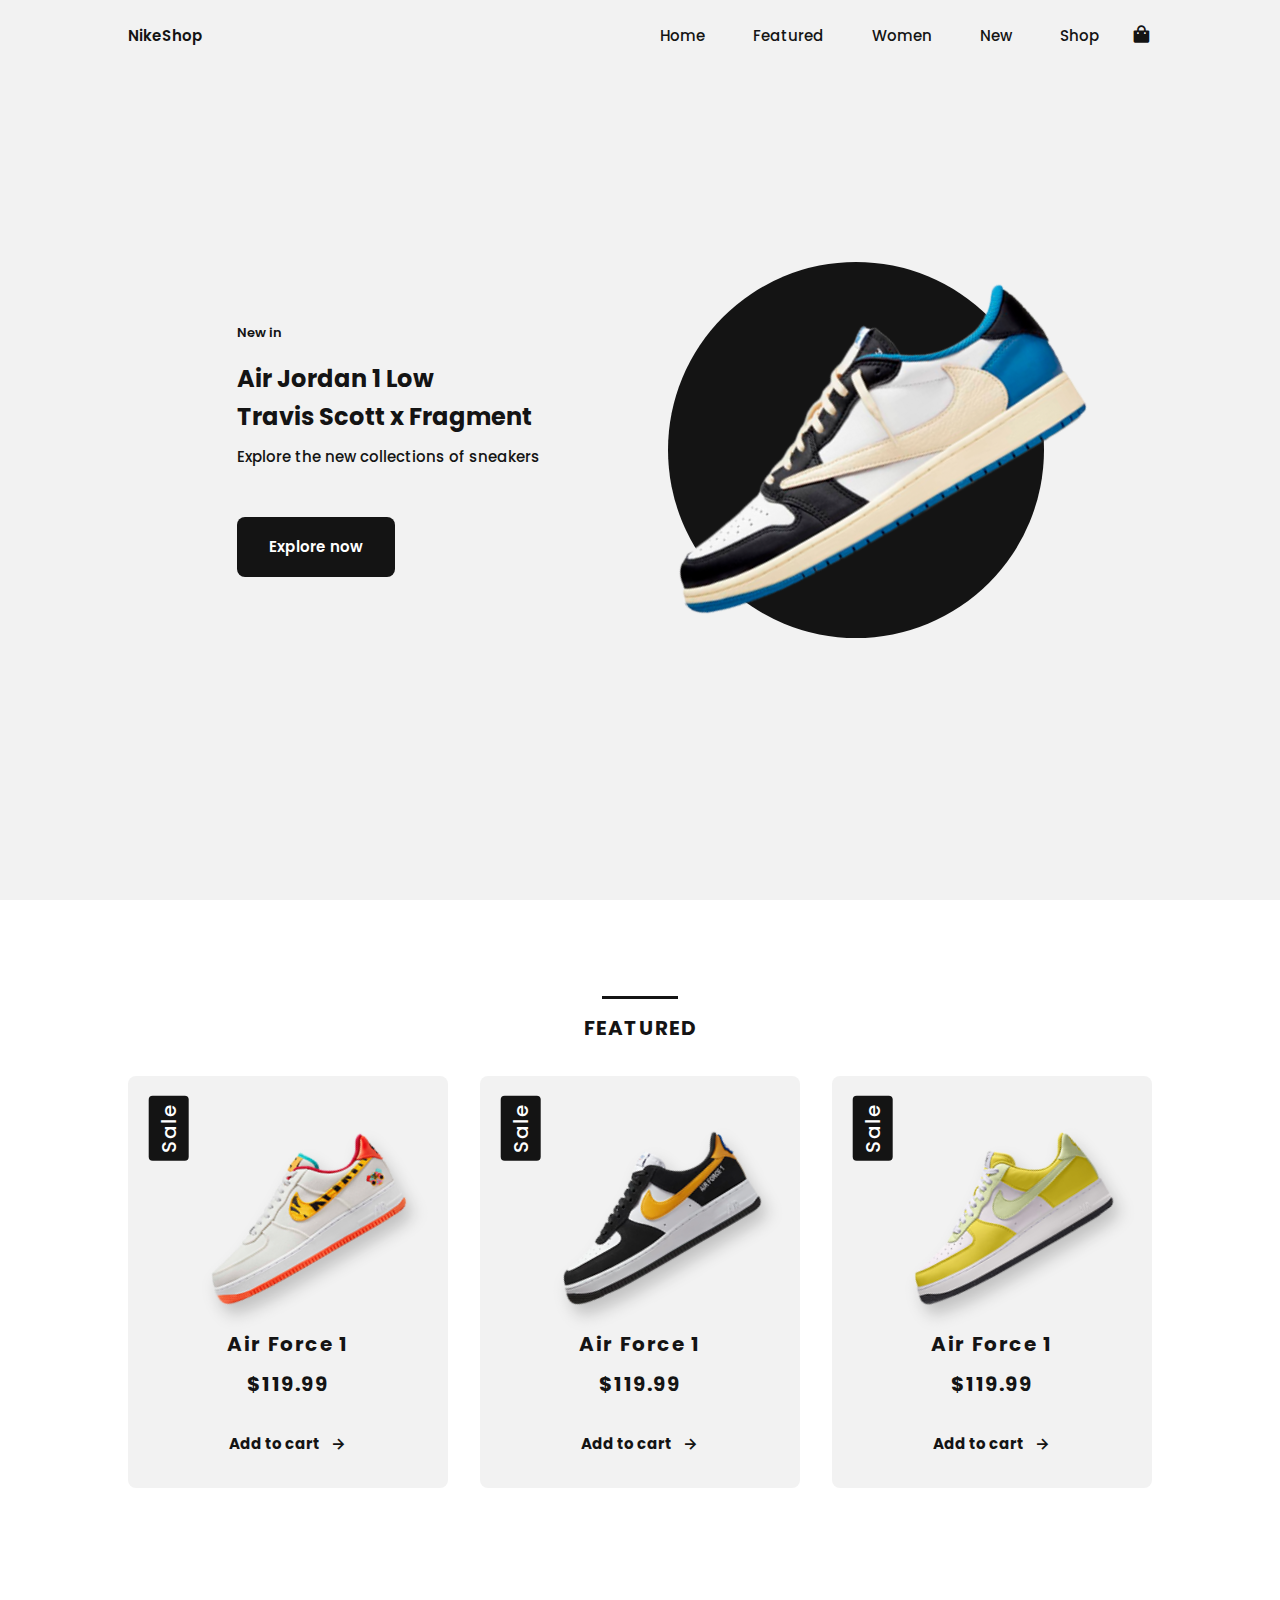
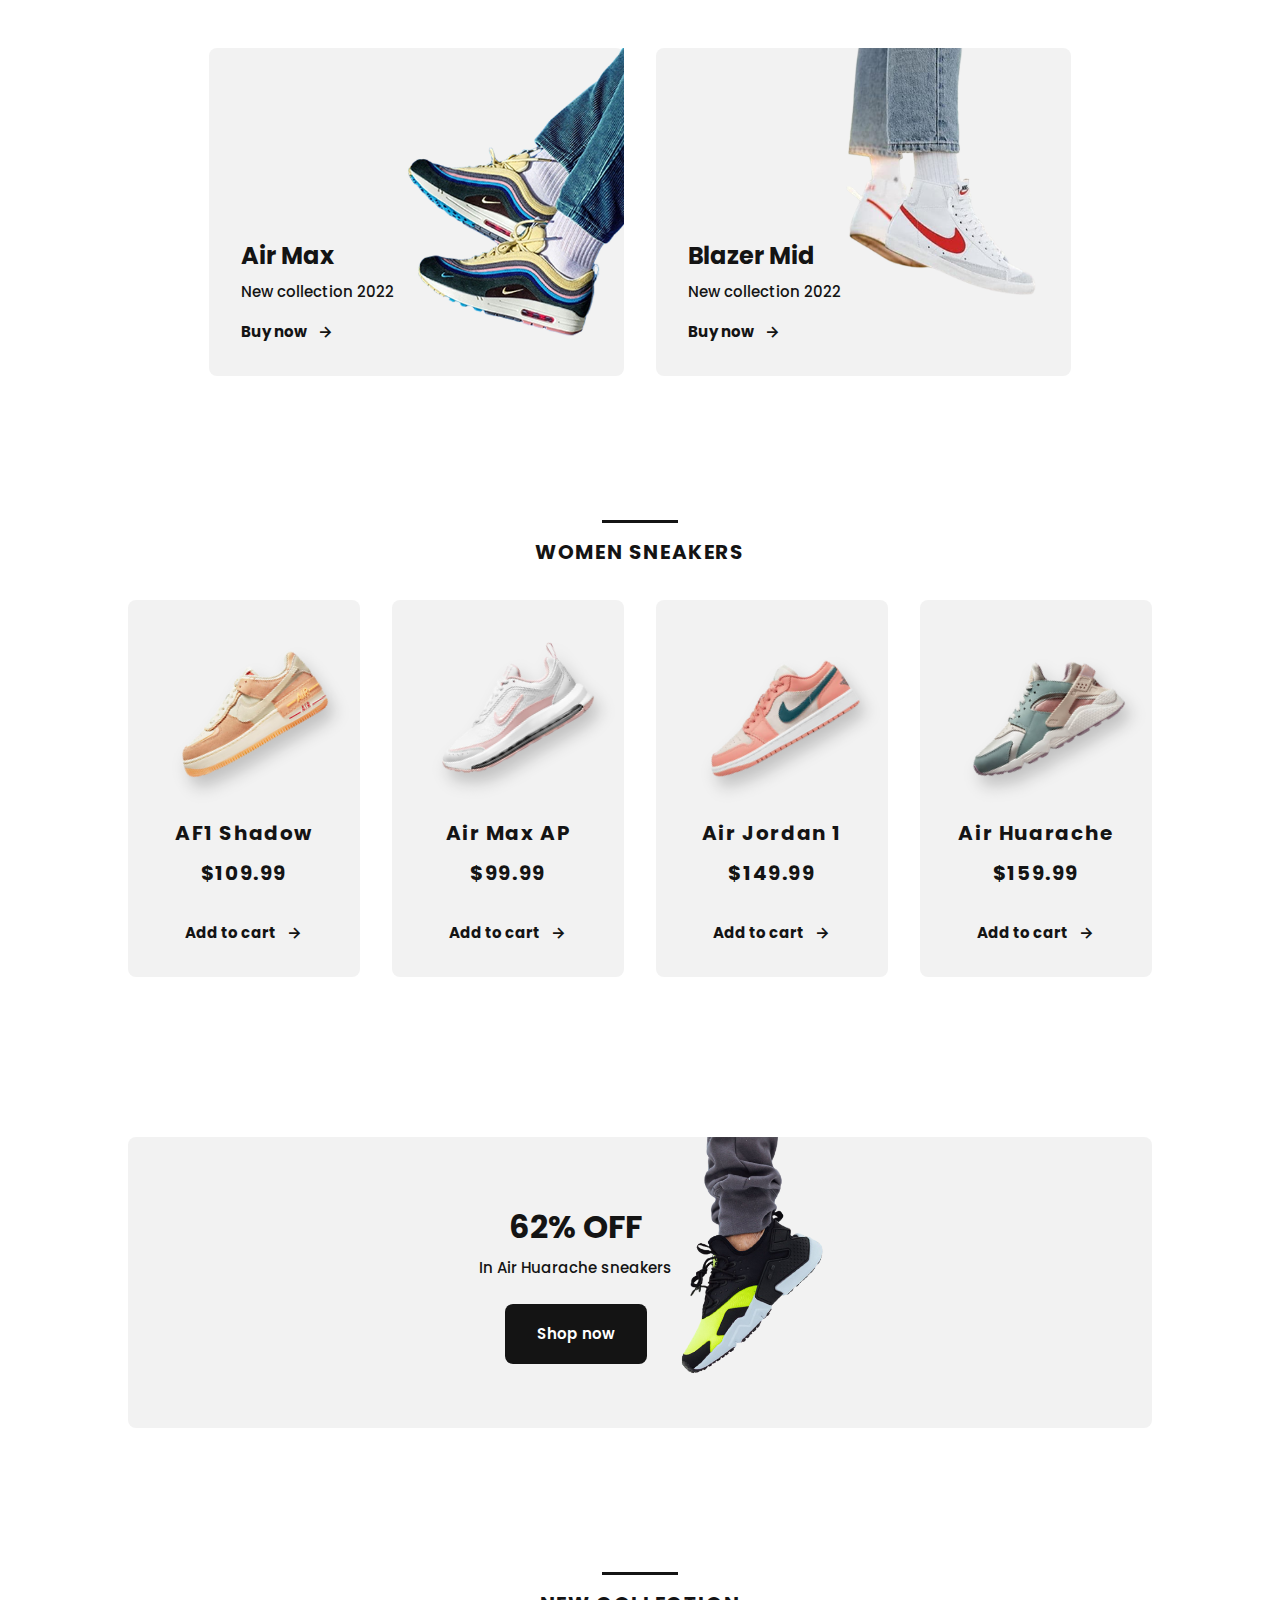
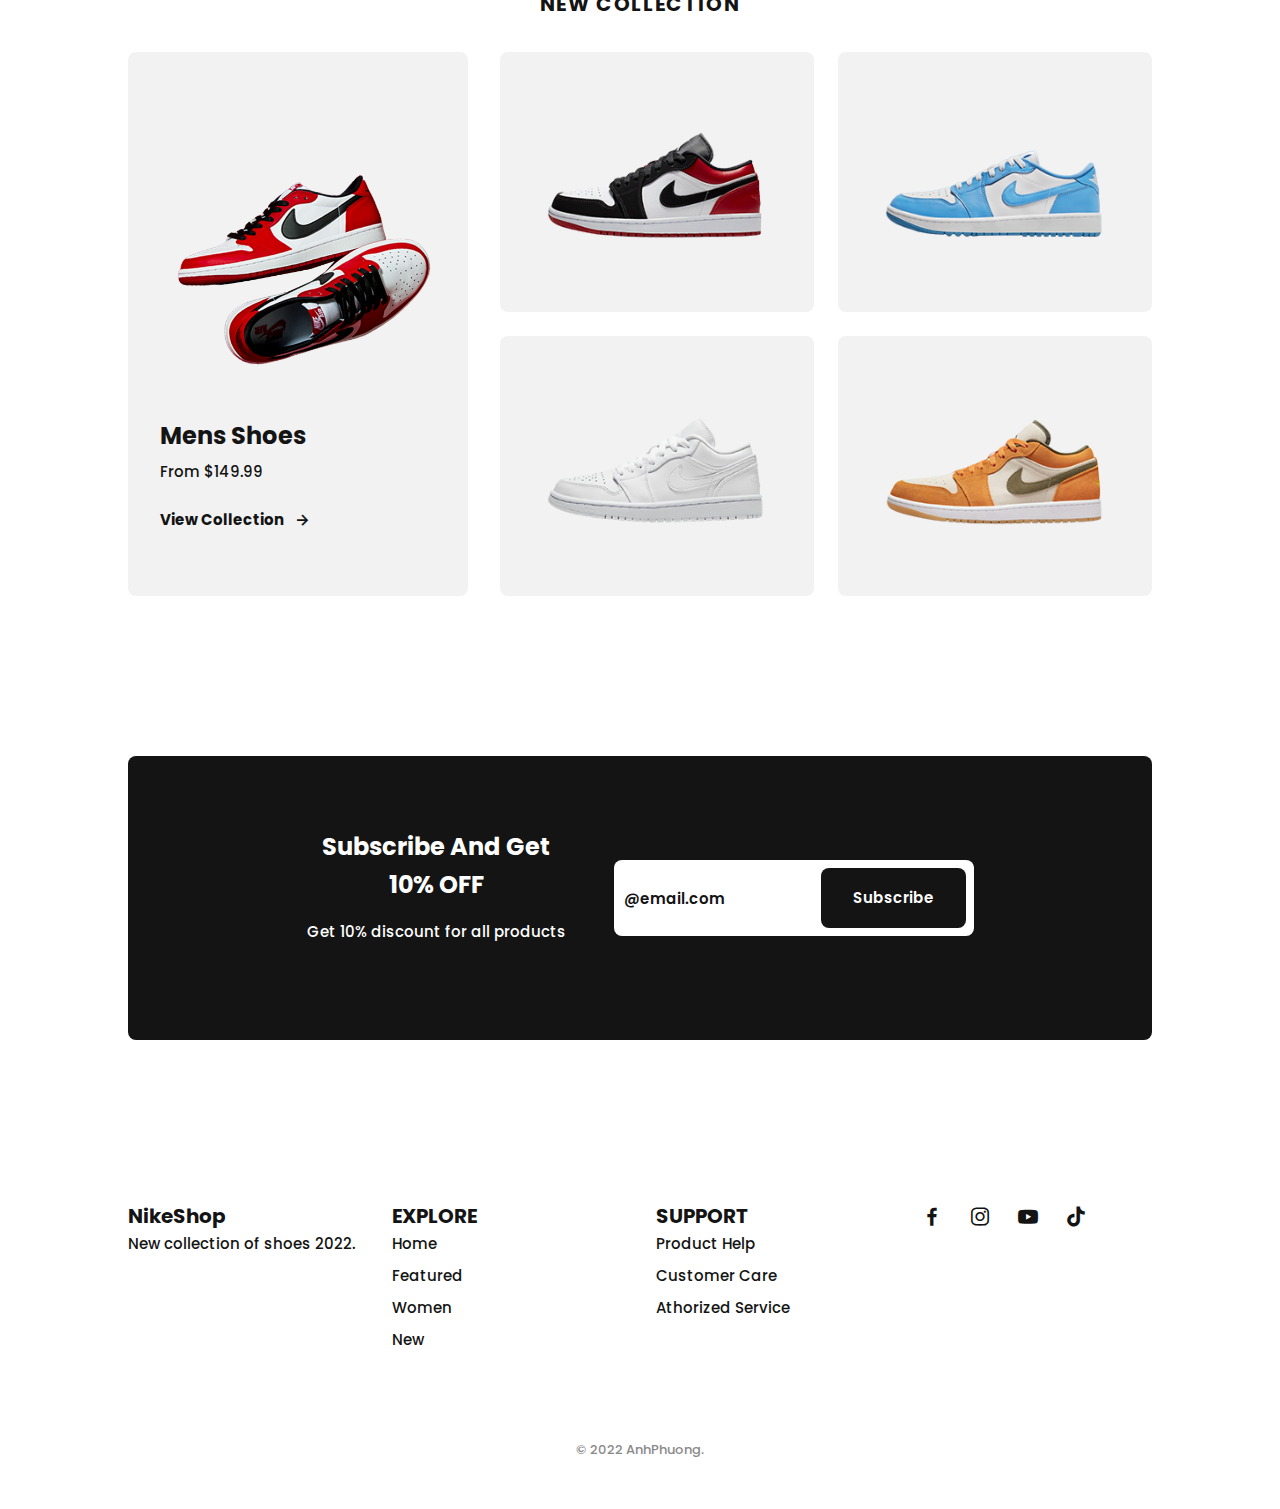
<file: index.html>
<!DOCTYPE html>
<html lang="en">
    <head>
        <meta charset="UTF-8">
        <meta name="viewport" content="width=device-width, initial-scale=1.0">
        <link rel="icon" href="assets/img/icon.png" type="image/x-icon"/>
        <!-- ===== CSS ===== -->
        <link rel="stylesheet" href="assets/css/styles.css">

        <!-- ===== BOX ICONS ===== -->
    
        <link href='https://unpkg.com/boxicons@2.1.1/css/boxicons.min.css' rel='stylesheet'>

        <title>Ecommerce Website Sneakers</title>
    </head>   
    <body>

        <!--===== HEADER =====-->
        <header class="l-header" id="header">
            <nav class="nav bd-grid">
                <div class="nav__toggle" id="nav-toggle">
                    <i class='bx bxs-grid'></i>
                </div>

                <a href="#" class="nav__logo">NikeShop</a>

                <div class="nav__menu" id="nav-menu">
                    <ul class="nav__list">
                        <li class="nav__item"><a href="#home" class="nav__link">Home</a></li>
                        <li class="nav__item"><a href="#featured" class="nav__link">Featured</a></li>
                        <li class="nav__item"><a href="#women" class="nav__link">Women</a></li>
                        <li class="nav__item"><a href="#new" class="nav__link">New</a></li>
                        <li class="nav__item"><a href="./shop.html" class="nav__link">Shop</a></li>
                    </ul>
                </div>

                <div class="nav__shop">
                    <i class='bx bxs-shopping-bag'></i>
                </div>
            </nav>
        </header>

        <main class="l-main">
            <!--===== HOME =====-->
            <section class="home" id="home">
                <div class="home__container bd-grid">
                    <div class="home__sneaker">
                        <div class="home__shape"></div>
                        <img src="assets/img/img-home.png" alt="" class="home__img">
                    </div>

                    <div class="home__data">
                        <span class="home__new">New in</span>
                        <h1 class="home__title">Air Jordan 1 Low <br> Travis Scott x Fragment</h1>
                        <p class="home__des">Explore the new collections of sneakers</p>
                        <a href="#" class="button">Explore now</a>
                    </div> 
                </div>
            </section>

            <!--===== FEATURED =====-->
            <section class="featured section" id="featured">
                <h2 class="section-title">FEATURED</h2>
                
                <div class="featured__container bd-grid">
                    <article class="sneaker">
                        <div class="sneaker__sale">Sale</div>
                        <img src="assets/img/featured-1.png" alt="" class="sneaker__img">
                        <span class="sneaker__name">Air Force 1</span>
                        <span class="sneaker__price">$119.99</span>
                        <a href="#" class="button-light">Add to cart <i class='bx bx-right-arrow-alt button-icon'></i></a>
                    </article>

                    <article class="sneaker">
                        <div class="sneaker__sale">Sale</div>
                        <img src="assets/img/featured-2.png" alt="" class="sneaker__img">
                        <span class="sneaker__name">Air Force 1</span>
                        <span class="sneaker__price">$119.99</span>
                        <a href="#" class="button-light">Add to cart <i class='bx bx-right-arrow-alt button-icon'></i></a>
                    </article>

                    <article class="sneaker">
                        <div class="sneaker__sale">Sale</div>
                        <img src="assets/img/featured-3.png" alt="" class="sneaker__img">
                        <span class="sneaker__name">Air Force 1</span>
                        <span class="sneaker__price">$119.99</span>
                        <a href="#" class="button-light">Add to cart <i class='bx bx-right-arrow-alt button-icon'></i></a>
                    </article>
                </div>
            </section>

            <!--===== COLLECTION =====-->
            <section class="collection section">
                <div class="collection__container bd-grid">
                    <div class="collection__card">
                        <div class="collection__data">
                            <h3 class="collection__name">Air Max</h3>
                            <p class="collection__des">New collection 2022</p>
                            <a href="#" class="button-light">Buy now <i class='bx bx-right-arrow-alt button-icon'></i></a>
                            <img src="assets/img/collection-1.png" alt="" class="collection__img">
                        </div>
                    </div>

                    <div class="collection__card">
                        <div class="collection__data">
                            <h3 class="collection__name">Blazer Mid</h3>
                            <p class="collection__des">New collection 2022</p>
                            <a href="#" class="button-light">Buy now <i class='bx bx-right-arrow-alt button-icon'></i></a>
                            <img src="assets/img/collection-2.png" alt="" class="collection__img">
                        </div>
                    </div>
                </div>
            </section>            

            <!--===== WOMEN SNEAKERS =====-->
            
            <section class="women section" id="women">
                <h2 class="section-title">WOMEN SNEAKERS</h2>

                <div class="women__container bd-grid">
                    <article class="sneaker">
                        <img src="assets/img/women-1.png" alt="" class="sneaker__img">
                        <span class="sneaker__name">AF1 Shadow</span>
                        <span class="sneaker__price">$109.99</span>
                        <a href="#" class="button-light">Add to cart <i class='bx bx-right-arrow-alt button-icon'></i></a>
                    </article>

                    <article class="sneaker">
                        <img src="assets/img/women-2.png" alt="" class="sneaker__img">
                        <span class="sneaker__name">Air Max AP</span>
                        <span class="sneaker__price">$99.99</span>
                        <a href="#" class="button-light">Add to cart <i class='bx bx-right-arrow-alt button-icon'></i></a>
                    </article>

                    <article class="sneaker">
                        <img src="assets/img/women-3.png" alt="" class="sneaker__img">
                        <span class="sneaker__name">Air Jordan 1</span>
                        <span class="sneaker__price">$149.99</span>
                        <a href="#" class="button-light">Add to cart <i class='bx bx-right-arrow-alt button-icon'></i></a>
                    </article>

                    <article class="sneaker">
                        <img src="assets/img/women-4.png" alt="" class="sneaker__img">
                        <span class="sneaker__name">Air Huarache</span>
                        <span class="sneaker__price">$159.99</span>
                        <a href="#" class="button-light">Add to cart <i class='bx bx-right-arrow-alt button-icon'></i></a>
                    </article>

                </div>
            </section>

            <!--===== OFFER =====-->
            <section class="offer section">
                <div class="offer__container bd-grid">
                    <div class="offer__data">
                        <h3 class="offer__title">62% off</h3>
                        <p class="offer__des">In Air Huarache sneakers</p>
                        <a href="#" class="button">Shop now</a>
                    </div>

                    <img src="assets/img/offert-.png" alt="" class="offer__img">
                </div>
            </section>

            <!--===== NEW COLLECTION =====-->
            <section class="new section" id="new">
                <h2 class="section-title">NEW COLLECTION</h2>

                <div class="new__container bd-grid">
                    <div class="new__mens">
                        <img src="assets/img/new-1.png" alt="" class="new__mens-img">
                        <h3 class="new__title">Mens Shoes</h3>
                        <span class="new__price">From $149.99</span>
                        <a href="#" class="button-light">View Collection <i class='bx bx-right-arrow-alt button-icon'></i></a>
                    </div>

                    <div class="new__sneaker">
                        <div class="new__sneaker-card">
                            <img src="assets/img/new-2.png" alt="" class="new__sneaker-img">
                            <div class="new__sneaker-overlay">
                                <a href="#" class="button">Add to card</a>
                            </div>
                        </div>
                        
                        <div class="new__sneaker-card">
                            <img src="assets/img/new-3.png" alt="" class="new__sneaker-img">
                            <div class="new__sneaker-overlay">
                                <a href="#" class="button">Add to card</a>
                            </div>
                        </div>
                        
                        <div class="new__sneaker-card">
                            <img src="assets/img/new-4.png" alt="" class="new__sneaker-img">
                            <div class="new__sneaker-overlay">
                                <a href="#" class="button">Add to card</a>
                            </div>
                        </div>
                        
                        <div class="new__sneaker-card">
                            <img src="assets/img/new-5.png" alt="" class="new__sneaker-img">
                            <div class="new__sneaker-overlay">
                                <a href="#" class="button">Add to card</a>
                            </div>
                        </div>
                    </div>
                </div>
            </section>

            <!--===== NEWSLETTER =====-->
            <section class="newsletter section">
                <div class="newsletter__container bd-grid">
                    <div>
                        <h3 class="newsletter__title">Subscribe And Get <br> 10% OFF</h3>
                        <p class="newsletter_des">Get 10% discount for all products</p>
                    </div>

                    <form action="" class="newsletter__subscribe">
                        <input type="text" placeholder="@email.com" class="newsletter__input">
                        <a href="#" class="button">Subscribe</a>
                    </form>
                </div>
            </section>
            
        </main>

        <!--===== FOOTER =====-->
        <footer class="footer section">
            <div class="footer__container bd-grid">
                <div class="footer__box">
                    <h3 class="footer__title">NikeShop</h3>
                    <p class="footer__des">New collection of shoes 2022.</p>
                </div>

                <div class="footer__box">
                    <h3 class="footer__title">EXPLORE</h3>
                    <ul>
                        <li><a href="#home" class="footer__link">Home</a></li>
                        <li><a href="#featured" class="footer__link">Featured</a></li>
                        <li><a href="#women" class="footer__link">Women</a></li>
                        <li><a href="#new" class="footer__link">New</a></li>
                    </ul>
                </div>

                <div class="footer__box">
                    <h3 class="footer__title">SUPPORT</h3>
                    <ul>
                        <li><a href="#" class="footer__link">Product Help</a></li>
                        <li><a href="#" class="footer__link">Customer Care</a></li>
                        <li><a href="#" class="footer__link">Athorized Service</a></li>
                    </ul>
                </div>

                <div class="footer__box">
                    <a href="www.facebook.com" class="footer__social"><i class='bx bxl-facebook'></i></a>
                    <a href="www.instagram.com" class="footer__social"><i class='bx bxl-instagram'></i></a>
                    <a href="www.youtube.com" class="footer__social"><i class='bx bxl-youtube'></i></a>
                    <a href="www.tiktok.com" class="footer__social"><i class='bx bxl-tiktok'></i></a>
                </div>
            </div>

            <p class="footer__copy">&#169 2022 AnhPhuong.</p>
        </footer>

        <!--===== MAIN JS =====-->
        <script src="assets/js/main.js"></script>
        
    </body>
</html>
</file>
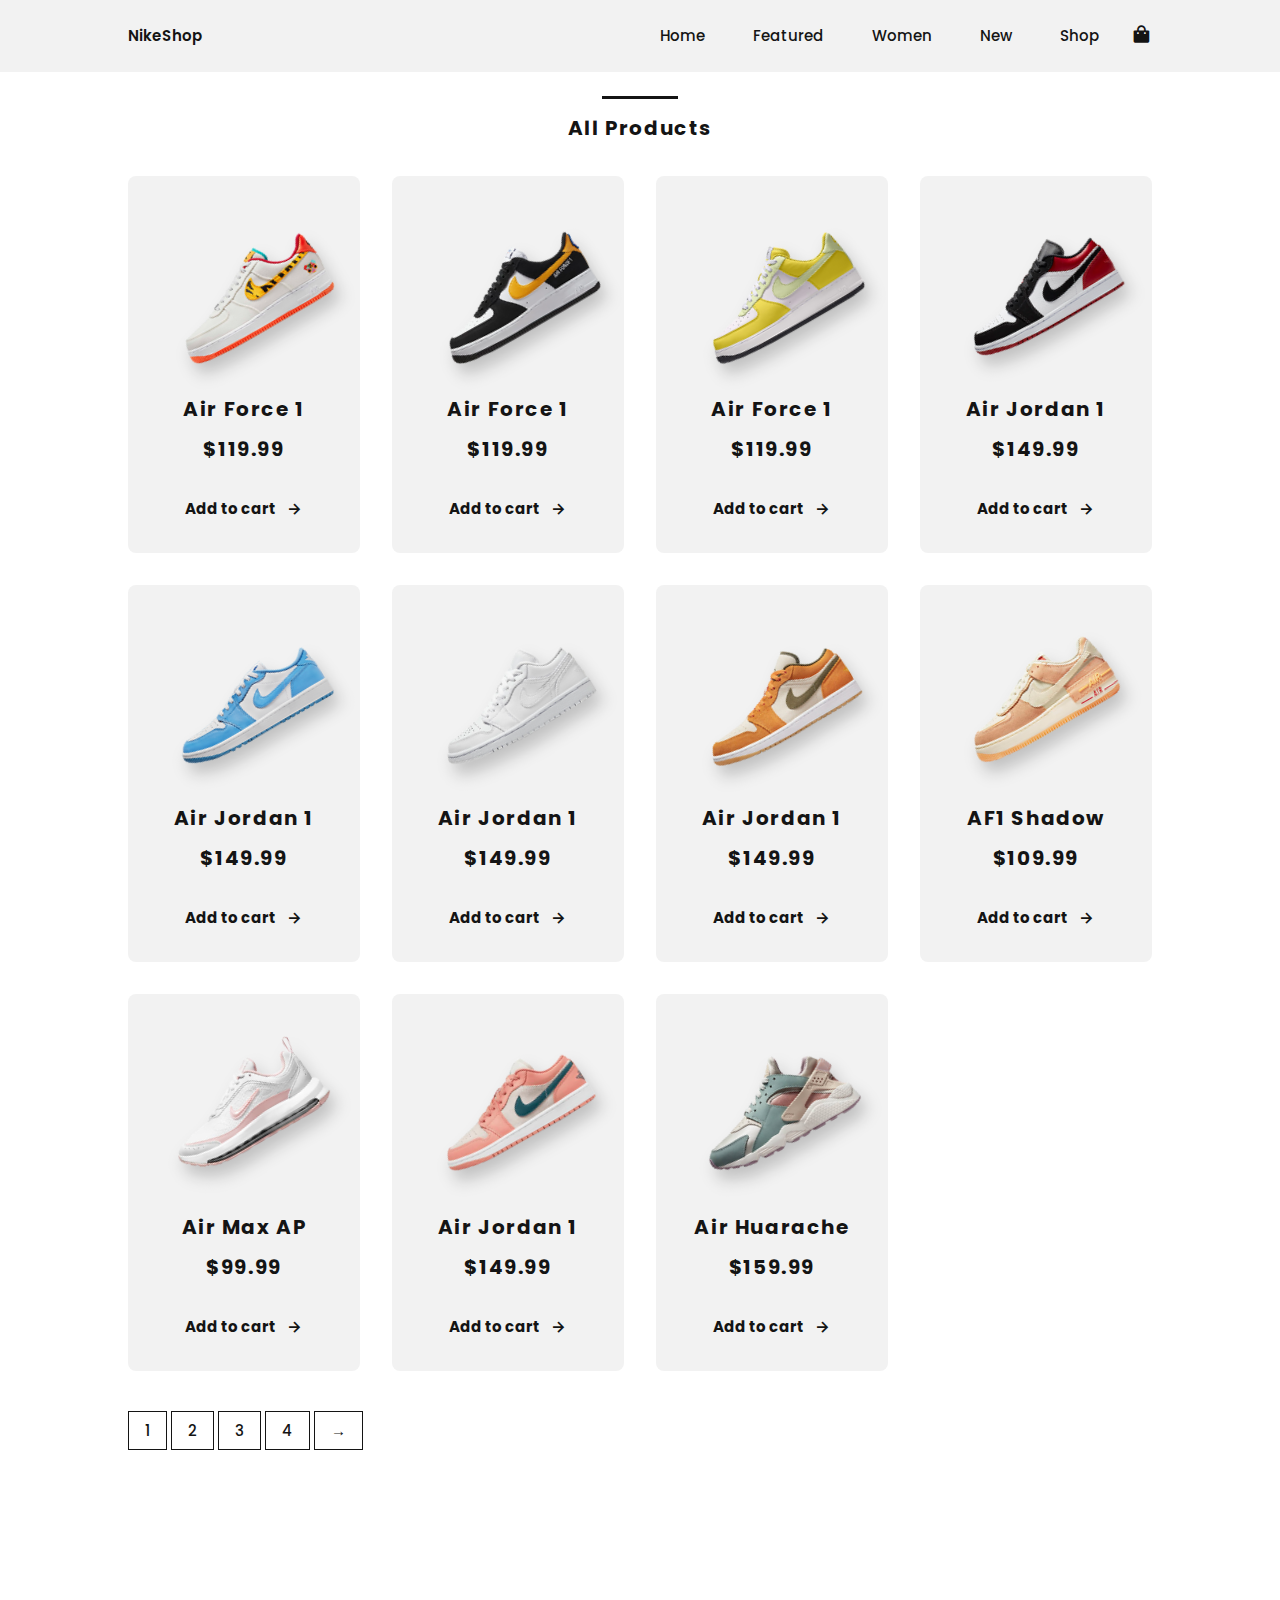
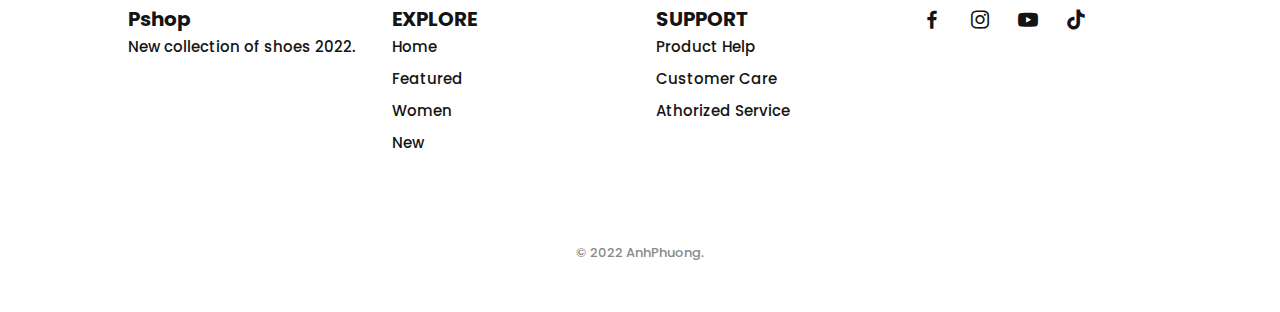
<file: shop.html>
<!DOCTYPE html>
<html lang="en">
    <head>
        <meta charset="UTF-8">
        <meta name="viewport" content="width=device-width, initial-scale=1.0">
        <link rel="icon" href="assets/img/icon.png" type="image/x-icon"/>
        <!-- ===== CSS ===== -->
        <link rel="stylesheet" href="assets/css/styles.css">

        <!-- ===== BOX ICONS ===== -->
        <link href='https://unpkg.com/boxicons@2.1.1/css/boxicons.min.css' rel='stylesheet'>

        <title>Ecommerce Website Sneakers</title>
    </head>
    <body>

        <!--===== HEADER =====-->
        <header class="l-header" id="header">
            <nav class="nav bd-grid">
                <div class="nav__toggle" id="nav-toggle">
                    <i class='bx bxs-grid'></i>
                </div>

                <a href="#" class="nav__logo">NikeShop</a>

                <div class="nav__menu" id="nav-menu">
                    <ul class="nav__list">
                        <li class="nav__item"><a href="./index.html#home" class="nav__link">Home</a></li>
                        <li class="nav__item"><a href="./index.html#featured" class="nav__link">Featured</a></li>
                        <li class="nav__item"><a href="./index.html#women" class="nav__link">Women</a></li>
                        <li class="nav__item"><a href="./index.html#new" class="nav__link">New</a></li>
                        <li class="nav__item"><a href="#shop" class="nav__link">Shop</a></li>
                    </ul>
                </div>

                <div class="nav__shop">
                    <i class='bx bxs-shopping-bag'></i>
                </div>
            </nav>
        </header>

        <main class="l-main">
            <!--===== ALL PRODUCTS =====-->
            <section class="featured section" id="shop">
                <h2 class="section-title">All Products</h2>
                
                <div class="featured__container bd-grid">
                    <article class="sneaker">
                        <img src="assets/img/featured-1.png" alt="" class="sneaker__img">
                        <span class="sneaker__name">Air Force 1</span>
                        <span class="sneaker__price">$119.99</span>
                        <a href="#" class="button-light">Add to cart <i class='bx bx-right-arrow-alt button-icon'></i></a>
                    </article>

                    <article class="sneaker">
                        <img src="assets/img/featured-2.png" alt="" class="sneaker__img">
                        <span class="sneaker__name">Air Force 1</span>
                        <span class="sneaker__price">$119.99</span>
                        <a href="#" class="button-light">Add to cart <i class='bx bx-right-arrow-alt button-icon'></i></a>
                    </article>

                    <article class="sneaker">
                        <img src="assets/img/featured-3.png" alt="" class="sneaker__img">
                        <span class="sneaker__name">Air Force 1</span>
                        <span class="sneaker__price">$119.99</span>
                        <a href="#" class="button-light">Add to cart <i class='bx bx-right-arrow-alt button-icon'></i></a>
                    </article>

                    <article class="sneaker">
                        <img src="assets/img/new-2.png" alt="" class="sneaker__img">
                        <span class="sneaker__name">Air Jordan 1</span>
                        <span class="sneaker__price">$149.99</span>
                        <a href="#" class="button-light">Add to cart <i class='bx bx-right-arrow-alt button-icon'></i></a>
                    </article>

                    <article class="sneaker">
                        <img src="assets/img/new-3.png" alt="" class="sneaker__img">
                        <span class="sneaker__name">Air Jordan 1</span>
                        <span class="sneaker__price">$149.99</span>
                        <a href="#" class="button-light">Add to cart <i class='bx bx-right-arrow-alt button-icon'></i></a>
                    </article>

                    <article class="sneaker">
                        <img src="assets/img/new-4.png" alt="" class="sneaker__img">
                        <span class="sneaker__name">Air Jordan 1</span>
                        <span class="sneaker__price">$149.99</span>
                        <a href="#" class="button-light">Add to cart <i class='bx bx-right-arrow-alt button-icon'></i></a>
                    </article>

                    <article class="sneaker">
                        <img src="assets/img/new-5.png" alt="" class="sneaker__img">
                        <span class="sneaker__name">Air Jordan 1</span>
                        <span class="sneaker__price">$149.99</span>
                        <a href="#" class="button-light">Add to cart <i class='bx bx-right-arrow-alt button-icon'></i></a>
                    </article>

                    <article class="sneaker">
                        <img src="assets/img/women-1.png" alt="" class="sneaker__img">
                        <span class="sneaker__name">AF1 Shadow</span>
                        <span class="sneaker__price">$109.99</span>
                        <a href="#" class="button-light">Add to cart <i class='bx bx-right-arrow-alt button-icon'></i></a>
                    </article>

                    <article class="sneaker">
                        <img src="assets/img/women-2.png" alt="" class="sneaker__img">
                        <span class="sneaker__name">Air Max AP</span>
                        <span class="sneaker__price">$99.99</span>
                        <a href="#" class="button-light">Add to cart <i class='bx bx-right-arrow-alt button-icon'></i></a>
                    </article>

                    <article class="sneaker">
                        <img src="assets/img/women-3.png" alt="" class="sneaker__img">
                        <span class="sneaker__name">Air Jordan 1</span>
                        <span class="sneaker__price">$149.99</span>
                        <a href="#" class="button-light">Add to cart <i class='bx bx-right-arrow-alt button-icon'></i></a>
                    </article>

                    <article class="sneaker">
                        <img src="assets/img/women-4.png" alt="" class="sneaker__img">
                        <span class="sneaker__name">Air Huarache</span>
                        <span class="sneaker__price">$159.99</span>
                        <a href="#" class="button-light">Add to cart <i class='bx bx-right-arrow-alt button-icon'></i></a>
                    </article>
                </div>

                <div class="sneaker__pages bd-grid">
                    <div>
                        <span class="sneaker__page">1</span>
                        <span class="sneaker__page">2</span>
                        <span class="sneaker__page">3</span>
                        <span class="sneaker__page">4</span>
                        <span class="sneaker__page">&#8594;</span>
                    </div>
                </div>
            </section>
        </main>

        <!--===== FOOTER =====-->
        <footer class="footer section">
            <div class="footer__container bd-grid">
                <div class="footer__box">
                    <h3 class="footer__title">Pshop</h3>
                    <p class="footer__des">New collection of shoes 2022.</p>
                </div>

                <div class="footer__box">
                    <h3 class="footer__title">EXPLORE</h3>
                    <ul>
                        <li><a href="./index.html#home" class="footer__link">Home</a></li>
                        <li><a href="./index.html#featured" class="footer__link">Featured</a></li>
                        <li><a href="./index.html#women" class="footer__link">Women</a></li>
                        <li><a href="./index.html#new" class="footer__link">New</a></li>
                    </ul>
                </div>

                <div class="footer__box">
                    <h3 class="footer__title">SUPPORT</h3>
                    <ul>
                        <li><a href="#" class="footer__link">Product Help</a></li>
                        <li><a href="#" class="footer__link">Customer Care</a></li>
                        <li><a href="#" class="footer__link">Athorized Service</a></li>
                    </ul>
                </div>

                <div class="footer__box">
                    <a href="www.facebook.com" class="footer__social"><i class='bx bxl-facebook'></i></a>
                    <a href="www.instagram.com" class="footer__social"><i class='bx bxl-instagram'></i></a>
                    <a href="www.youtube.com" class="footer__social"><i class='bx bxl-youtube'></i></a>
                    <a href="www.tiktok.com" class="footer__social"><i class='bx bxl-tiktok'></i></a>
                </div>
            </div>

            <p class="footer__copy">&#169 2022 AnhPhuong.</p>
        </footer>

        <!--===== MAIN JS =====-->
        <script src="assets/js/main.js"></script>
        
    </body>
</html>
</file>
<file: assets/css/styles.css>
/*===== GOOGLE FONTS =====*/
@import url("https://fonts.googleapis.com/css2?family=Poppins:wght@400;500;600;700&display=swap");


/*===== BASE =====*/
*, ::after, ::before {
  box-sizing: border-box;
}

html {
  scroll-behavior: smooth;
}

body {
  margin: 3rem 0 0 0;
  font-family: 'Poppins', san-serif;
  font-size: 0.938rem;
  font-weight: 500;
  color: #141414;
  line-height: 1.6;
}

h1, h2, h3, p, ul {
  margin: 0;
}

ul {
  padding: 0;
  list-style: none;
}

a {
  text-decoration: none;
  color: #141414;
}

img {
  max-width: 100%;
  height: auto;
  display: block;
}

/*===== CLASS CSS ===== */

.section {
  padding: 5rem 0 2rem;
}

.section-title {
  position: relative;
  font-size: 1.25rem;
  margin-bottom: 2rem;
  text-align: center;
  letter-spacing: .1rem;
}


.section-title::after {
  content: '';
  position: absolute;
  width: 56px;
  height: 0.18rem;
  top: -1rem;
  left: 0;
  right: 0;
  margin: auto;
  background-color: #141414;
}
/*===== LAYOUT =====*/
.bd-grid {
  max-width: 1024px;
  display: grid;
  grid-template-columns: 100%;
  column-gap: 2rem;
  width: calc(100% - 2rem);
  margin-left: 1rem;
  margin-right: 1rem;
}

.l-header {
  width: 100%;
  position: fixed;
  top: 0;
  left: 0;
  z-index: 100;
  background-color: #f2f2f2;
}

/*===== NAV =====*/
.nav {
  height: 3rem;
  display: flex;
  justify-content: space-between;
  align-items: center;
}

@media screen and (max-width: 768px) {
  .nav__menu {
    position: fixed;
    top: 3rem;
    left: -100%;
    width: 70%;
    height: 100vh;
    padding: 2rem;
    background-color: white;
    transition: 500ms;
  }
}

.nav__item {
  margin-bottom: 2rem;
}

.nav__logo {
  font-weight: 600;
}

.nav__toggle, .nav__shop {
  font-size: 1.3rem;
  cursor: pointer;
}


/*Show menu*/

.show {
  left: 0;
}

/*Active link*/
.active {
  position: relative;
}

.active::before {
  content: '';
  position: absolute;
  bottom: -0.5rem;
  left: 45%;
  width: 4px;
  height: 4px;
  background-color: #141414;
  border-radius: 50%;
}
/*Change color header*/
.scroll-header {
  background-color: #fff;
  box-shadow: 0 2px 4px rgba(0, 0, 0, 0.1);
}

/*===== HOME =====*/
.home {
  background-color: #f2f2f2;
  overflow: hidden;
}

.home__container {
  height: calc(100vh - 3rem);
}

.home__sneaker {
  position: relative;
  display: flex;
  justify-content: center;
  align-self: center;
}

.home__shape {
  width: 220px;
  height: 220px;
  background-color: #141414;
  border-radius: 50%;
}

.home__img {
  position: absolute;
  top: 1.5rem;
  max-width: initial;
  width: 275px;
  transform: rotate(-30deg);
}

.home__new {
  display: block;
  font-size: 0.813rem;
  font-weight: 600;
  margin-bottom: 1rem;
}

.home__title {
  font-size: 1.5rem;
  margin-bottom: 0.5rem;
}

.home__des {
  margin-bottom: 3rem;
}
/*BUTTONS*/
.button {
  display: inline-block;
  background-color: #141414;
  color: #fff;
  padding: 1.125rem 2rem;
  font-weight: 600;
  border-radius: 0.5rem;
  transition: 300ms;
}

.button:hover {
  transform: translateY(-0.25rem);
}

.button-light {
  display: inline-flex;
  color: #141414;
  font-weight: 700;
  align-items: center;
}

.button-icon {
  font-size: 1.25rem;
  margin-left: .5rem;
  transition: 300ms;
}

.button-light:hover .button-icon {
  transform: translateX(.25rem);
}
/*===== FEATURED =====*/
.featured__container {
  row-gap: 2rem;
  grid-template-columns: repeat(auto-fit, minmax(220px, 1fr));
}

.sneaker {
  position: relative;
  display: flex;
  flex-direction: column;
  align-items: center;
  padding: 2rem;
  background-color: #f2f2f2;
  border-radius: 0.5rem;
  transition: 300ms;
}

.sneaker__sale {
  position: absolute;
  left: 0.5rem;
  background-color: #141414;
  color: #fff;
  padding: .25rem .5rem;
  border-radius: .25rem;
  font-size: 1.25rem;
  transform: rotate(-90deg);
  letter-spacing: .1rem;
}

.sneaker__img {
  width: 220px;
  margin: 1.5rem 0 3rem 0;
  transform: rotate(-30deg);
  filter: drop-shadow(0 12px 8px rgba(0,0,0,0.2));
}

.sneaker__name, .sneaker__price {
  font-size: 1.25rem;
  letter-spacing: .1rem;
  font-weight: 700;
}

.sneaker__name {
  margin-bottom: .5rem;
}

.sneaker__price {
  margin-bottom: 2rem;
}

.sneaker:hover {
  transform: translateY(-.5rem);
}

.sneaker__pages {
  margin-top: 3rem;
}

.sneaker__page {
  padding: .5rem 1rem;
  border: 1px solid #141414;
}

.sneaker__page:hover {
  background-color: #141414;
  color: #fff;
}
/*===== COLLECTION =====*/
.collection__container {
  row-gap: 2rem;
  justify-content: center;
}

.collection__card {
  position: relative;
  display: flex;
  height: 328px;
  padding: 2rem;
  background-color: #f2f2f2;
  border-radius: .5rem;
  transition: 300ms;
}

.collection__data {
  align-self: flex-end;
}

.collection__img {
  position: absolute;
  top: 0;
  right: 0;
  width: 230px;
}

.collection__name {
  font-size: 1.5rem;
  margin-bottom: .25rem;
}

.collection__des {
  margin-bottom: 1rem;
}

.collection__card:hover {
  transform: translateY(-.5rem);
}

/*===== WOMEN SNEAKERS =====*/
.women__container {
  row-gap: 2rem;
  grid-template-columns: repeat(auto-fit, minmax(220px, 1fr));
}


/*===== OFFER =====*/
.offer__container {
  grid-template-columns: 55% 45%;
  column-gap: 0;
  background-color: #f2f2f2;
  border-radius: .5rem;
  justify-content: center;
}

.offer__data {
  padding: 4rem 0 4rem 1.5rem;
}

.offer__title {
  font-size: 2rem;
  margin-bottom: .25rem;
  text-transform: uppercase;
}

.offer__des {
  margin-bottom: 1.5rem;
}

.offer__img {
  width: 153px;
}
/*===== NEW COLLECTION  =====*/
.new__container {
  row-gap: 2rem;
}

.new__mens {
  display: flex;
  flex-direction: column;
  justify-content: center;
  background-color: #f2f2f2;
  border-radius: .5rem;
  padding: 2rem;
}

.new__mens-img {
  width: 276px;
  margin-bottom: 1.5rem;
}

.new__title {
  font-size: 1.5rem;
  margin-bottom: .25rem;
}

.new__price {
  display: block;
  margin-bottom: 1.5rem;
}

.new__sneaker {
  display: grid;
  gap: 1.5rem;
  grid-template-columns: repeat(auto-fit, minmax(220px, 1fr));
}

.new__sneaker-card {
  position: relative;
  padding: 3.5rem 1.5rem;
  background-color: #f2f2f2;
  border-radius: .5rem;
  overflow: hidden;
  display: flex;
  justify-content: center;
}

.new__sneaker-img {
  width: 220px;
}

.new__sneaker-overlay {
  position: absolute;
  left: 0;
  bottom: -100%;
  width: 100%;
  height: 100%;
  display: flex;
  justify-content: center;
  align-items: center;
  background-color: rgba(138,138,138,0.3);
  transition: 300ms;
}

.new__sneaker-card:hover .new__sneaker-overlay{
  bottom: 0;
}

/*===== NEWSLETTER =====*/

.newsletter__container {
  background-color: #141414;
  color: #fff;
  padding: 2rem .5rem;
  border-radius: .5rem;
  text-align: center;
}

.newsletter__title {
  font-size: 1.5rem;
  margin-bottom: 1rem;
}

.newsletter_des {
  margin-bottom: 1.5rem;
}

.newsletter__subscribe {
  display: flex;
  column-gap: .5rem;
  background-color: #fff;
  padding: .5rem;
  border-radius: .5rem;
}

.newsletter__input {
  outline: none;
  border: none;
  width: 90%;
  font-size: .938rem;
}

.newsletter__input::placeholder {
  color: #141414;
  font-family: 'Poppins', san-serif;
  font-size: .938rem;
  font-weight: 600;
}
/*===== FOOTER =====*/
.footer__container {
  grid-template-columns: repeat(auto-fit, minmax(220px, 1fr));
}

.footer__box {
  margin-bottom: 2rem;
}

.footer__title {
  font-size: 1.25rem;
}

.footer__link {
  display: block;
  width: max-content;
  margin-bottom: .5rem;
}

.footer__social {
  font-size: 1.5rem;
  margin-right: 1.25rem;
  transition: 300ms;
}

.footer__copy {
  padding-top: 3rem;
  font-size: .813rem;
  color: #8a8a8a;
  text-align: center;
}

.footer__social:hover i{
  transform: translateY(-.2rem);
}

/* ===== MEDIA QUERIES=====*/

@media  screen and (min-width: 576px) {
  .collection__container {
    grid-template-columns: 415px;
  }

  .collection__img {
    width: 260px;
  }

  .offer__container {
    grid-template-columns: max-content max-content;
  }

  .offer__data {
    text-align: center;
  }

  .new__mens {
    align-items: center;
  }
}

@media  screen and (min-width: 768px) {
  body {
    margin: 0;
  }

  .section {
    padding: 7rem 0 3rem;
  }

  .section-title::after {
    width: 76px;
  }

  .nav {
    height: 4.5rem;
  }

  .nav__menu {
    margin-left: auto;
  }

  .nav__list {
    display: flex;
  }

  .nav__item {
    margin-left: 3rem;
    margin-bottom: 0;
  }

  .nav__toggle {
    display: none;
  }

  .home__container {
    height: 100vh;
    grid-template-columns: max-content max-content;
    justify-content: center;
    align-items: center;
  }

  .home__sneaker {
    order: 1;
  }

  .home__shape {
    width: 376px;
    height: 376px;
  }

  .home__img {
    width: 470px;
    top: 3.5rem;
    right: 0;
    left: -3rem;
  }

  .newsletter__container {
    grid-template-columns: max-content max-content;
    justify-content: center;
    align-items: center;
    padding: 4.5rem 2rem;
    column-gap: 3rem;
  }

  .newsletter__des {
    margin-bottom: 0;
  }

  .newsletter__subscribe {
    width: 360px;
    height: max-content;
  }
}

@media  screen and (min-width: 1024px) {
  .bd-grid {
    margin: 0 auto;
  }

  .home__container {
    column-gap: 8rem;
  }

  .collection__container {
    grid-template-columns: repeat(2, 415px);
  }

  .new__container {
    grid-template-columns: max-content 1fr;
  }

  .new__mens {
    align-items: initial;
    justify-content: end;
    padding: 4rem 2rem;
  }

  .new__mens-img {
    margin-bottom: 3rem;
  }

  .sneaker__pages {
    margin-top: 3rem;
  }
}
</file>
